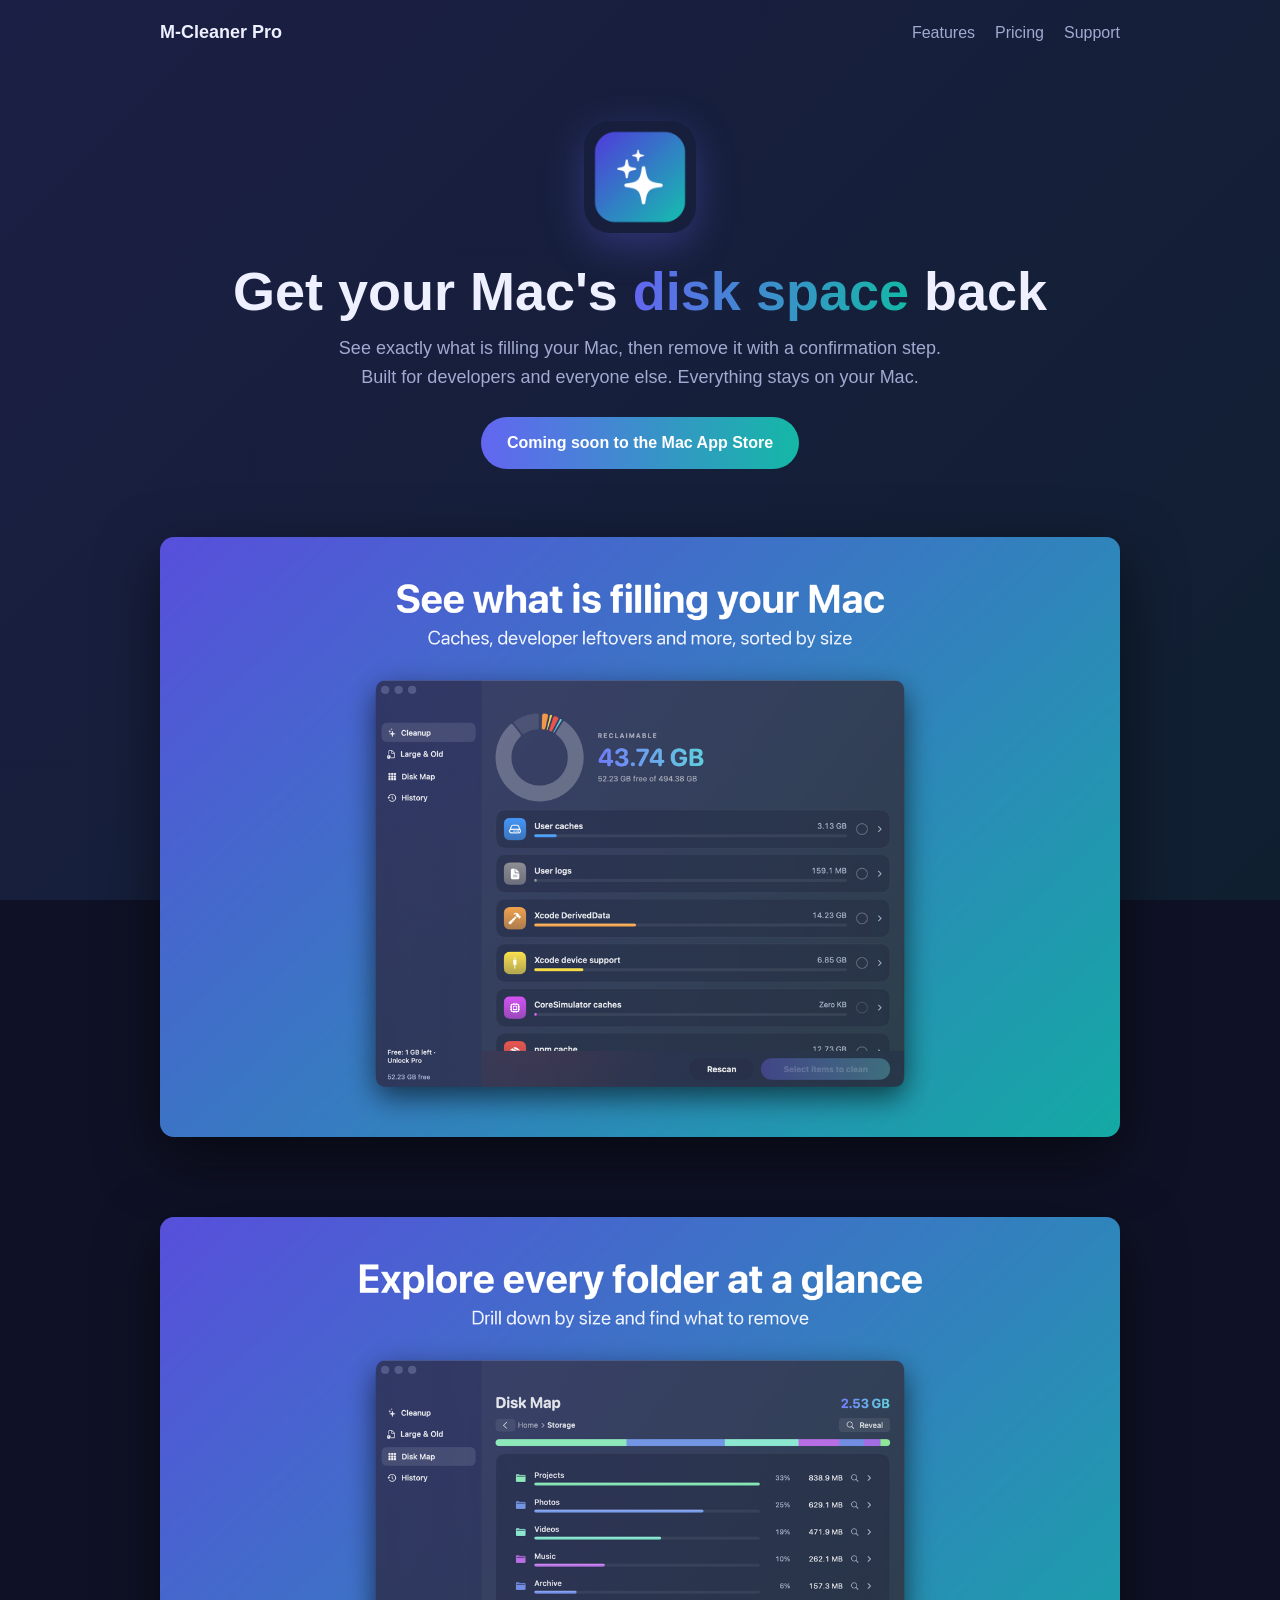
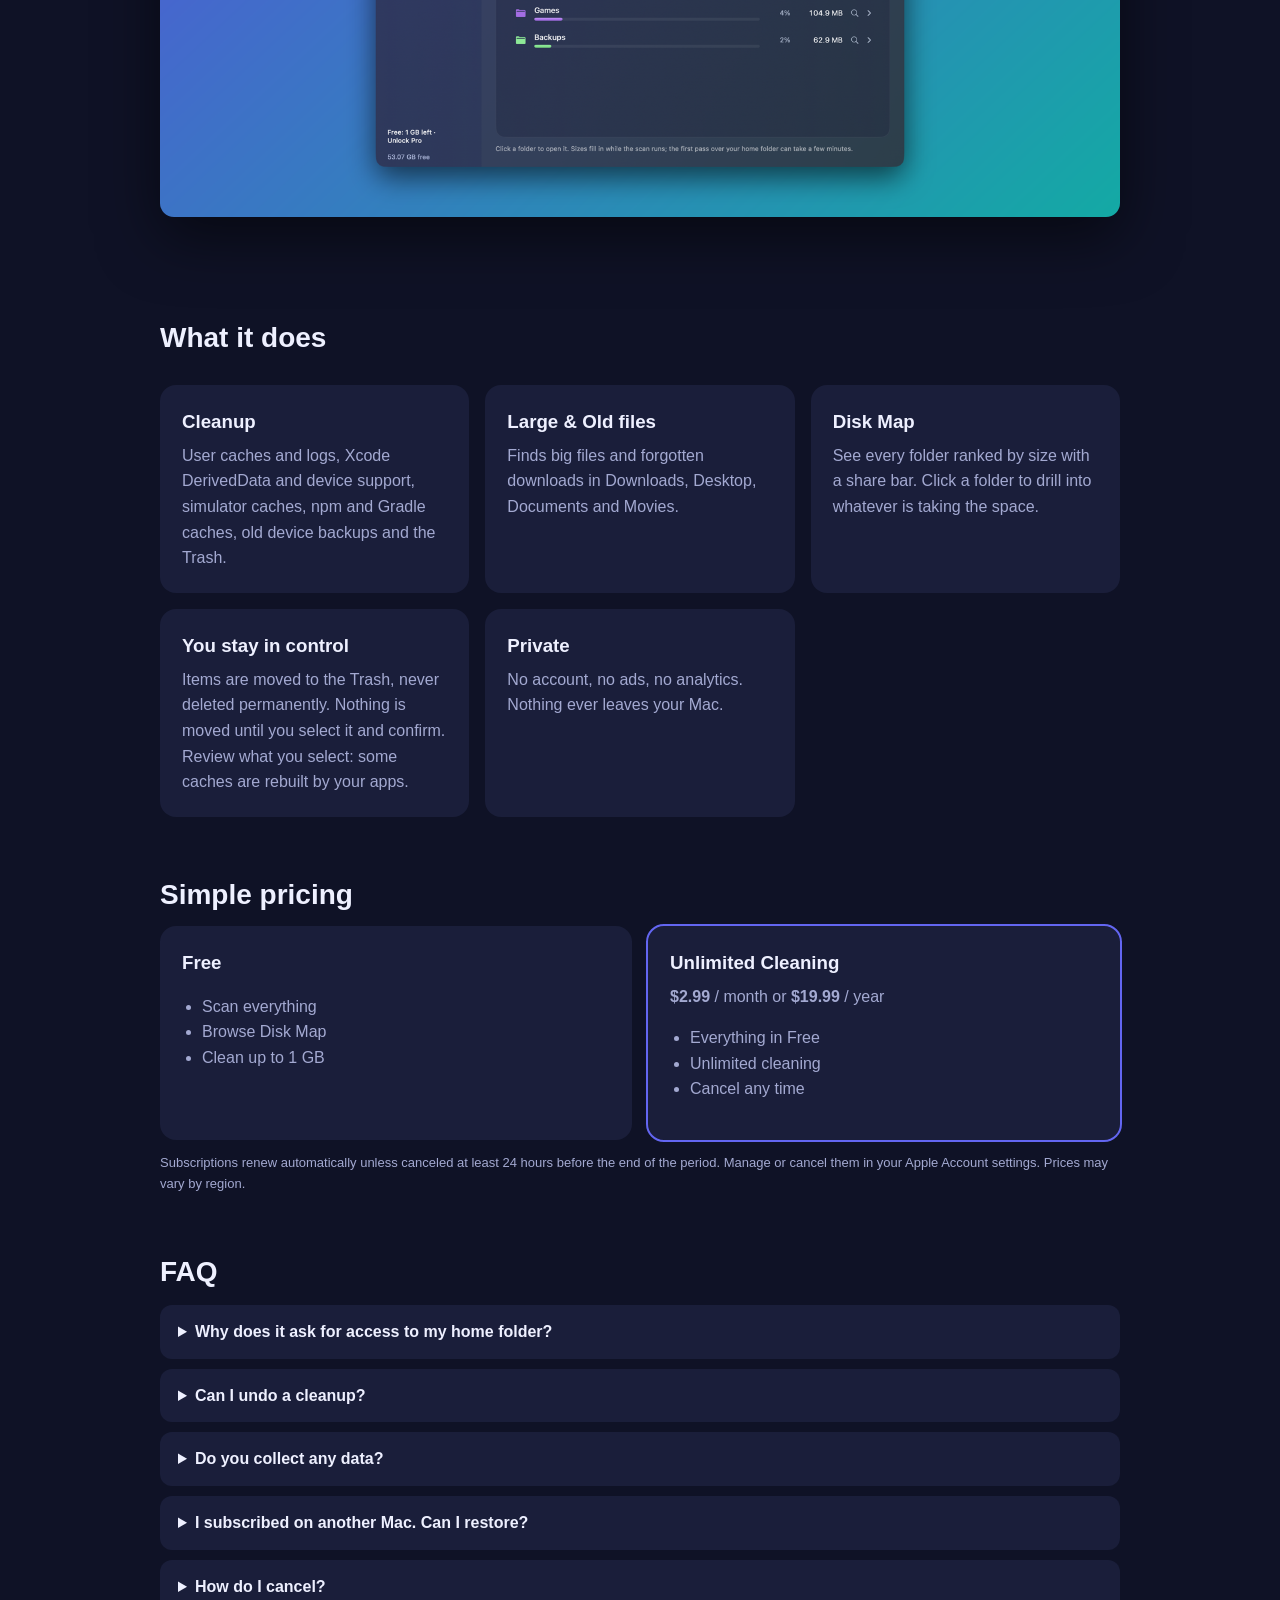
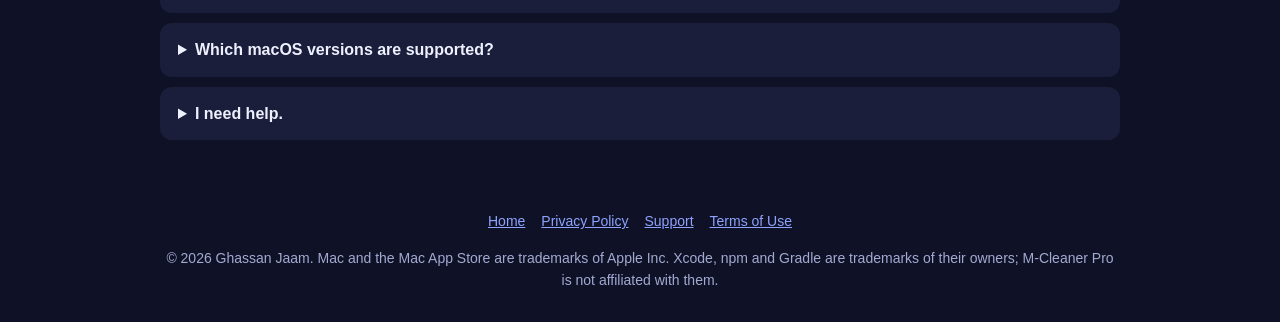
<file: index.html>
<!doctype html><html lang="en"><head><meta charset="utf-8"><meta name="viewport" content="width=device-width,initial-scale=1">
<title>M-Cleaner Pro: free up disk space on your Mac</title><meta name="description" content="Find and remove caches, developer leftovers, large files. Private, on-device. Free to scan; subscribe for unlimited cleaning."><link rel="icon" href="icon.png"><link rel="stylesheet" href="style.css"></head><body><div class="wrap">
<nav><b>M-Cleaner Pro</b><span><a href="index.html#features">Features</a><a href="index.html#pricing">Pricing</a><a href="support.html">Support</a></span></nav>
<section class="hero"><img class="icon" src="icon.png" alt="M-Cleaner Pro icon">
<h1>Get your Mac's <span class="grad">disk space</span> back</h1>
<p class="lead">See exactly what is filling your Mac, then remove it with a confirmation step. Built for developers and everyone else. Everything stays on your Mac.</p>
<a class="btn" href="#pricing">Coming soon to the Mac App Store</a></section>
<img class="shot" src="shot-cleanup.png" alt="M-Cleaner Pro cleanup screen showing reclaimable space by category">
<img class="shot" src="shot-diskmap.png" alt="M-Cleaner Pro Disk Map listing folders by size">
<h2 id="features">What it does</h2>
<div class="grid">
<div class="card"><h3>Cleanup</h3><p>User caches and logs, Xcode DerivedData and device support, simulator caches, npm and Gradle caches, old device backups and the Trash.</p></div>
<div class="card"><h3>Large &amp; Old files</h3><p>Finds big files and forgotten downloads in Downloads, Desktop, Documents and Movies.</p></div>
<div class="card"><h3>Disk Map</h3><p>See every folder ranked by size with a share bar. Click a folder to drill into whatever is taking the space.</p></div>
<div class="card"><h3>You stay in control</h3><p>Items are moved to the Trash, never deleted permanently. Nothing is moved until you select it and confirm. Review what you select: some caches are rebuilt by your apps.</p></div>
<div class="card"><h3>Private</h3><p>No account, no ads, no analytics. Nothing ever leaves your Mac.</p></div>
</div>
<h2 id="pricing">Simple pricing</h2>
<div class="price">
<div class="card"><h3>Free</h3><ul><li>Scan everything</li><li>Browse Disk Map</li><li>Clean up to 1 GB</li></ul></div>
<div class="card pro"><h3>Unlimited Cleaning</h3><p><b>$2.99</b> / month or <b>$19.99</b> / year</p><ul><li>Everything in Free</li><li>Unlimited cleaning</li><li>Cancel any time</li></ul></div>
</div>
<p style="color:var(--muted);font-size:13px">Subscriptions renew automatically unless canceled at least 24 hours before the end of the period. Manage or cancel them in your Apple Account settings. Prices may vary by region.</p>
<h2>FAQ</h2>
<details><summary>Why does it ask for access to my home folder?</summary><p>Apps from the Mac App Store run in a sandbox. You grant access once through a standard macOS panel, and the app can only reach what you allow.</p></details>
<details><summary>Can I undo a cleanup?</summary><p>Yes. Items are moved to the Trash, never deleted permanently by the app, so you can put them back until you empty the Trash. Review the list before you confirm.</p></details>
<details><summary>Do you collect any data?</summary><p>No. See the <a href="privacy.html">Privacy Policy</a>.</p></details>
<details><summary>I subscribed on another Mac. Can I restore?</summary><p>Yes. Use "Restore Purchases" in the unlock screen with the same Apple Account.</p></details>
<details><summary>How do I cancel?</summary><p>Open System Settings, click your name, then Media &amp; Purchases or Subscriptions, and cancel M-Cleaner Pro. You keep Pro until the period ends.</p></details>
<details><summary>Which macOS versions are supported?</summary><p>macOS 14 Sonoma or later, Apple silicon and Intel.</p></details>
<details><summary>I need help.</summary><p>Email <a href="mailto:gassanjaam@gmail.com">gassanjaam@gmail.com</a> or visit <a href="support.html">Support</a>.</p></details>
<footer><a href="index.html">Home</a><a href="privacy.html">Privacy Policy</a><a href="support.html">Support</a><a href="https://www.apple.com/legal/internet-services/itunes/dev/stdeula/">Terms of Use</a>
<p>© 2026 Ghassan Jaam. Mac and the Mac App Store are trademarks of Apple Inc. Xcode, npm and Gradle are trademarks of their owners; M-Cleaner Pro is not affiliated with them.</p></footer></div></body></html>
</file>
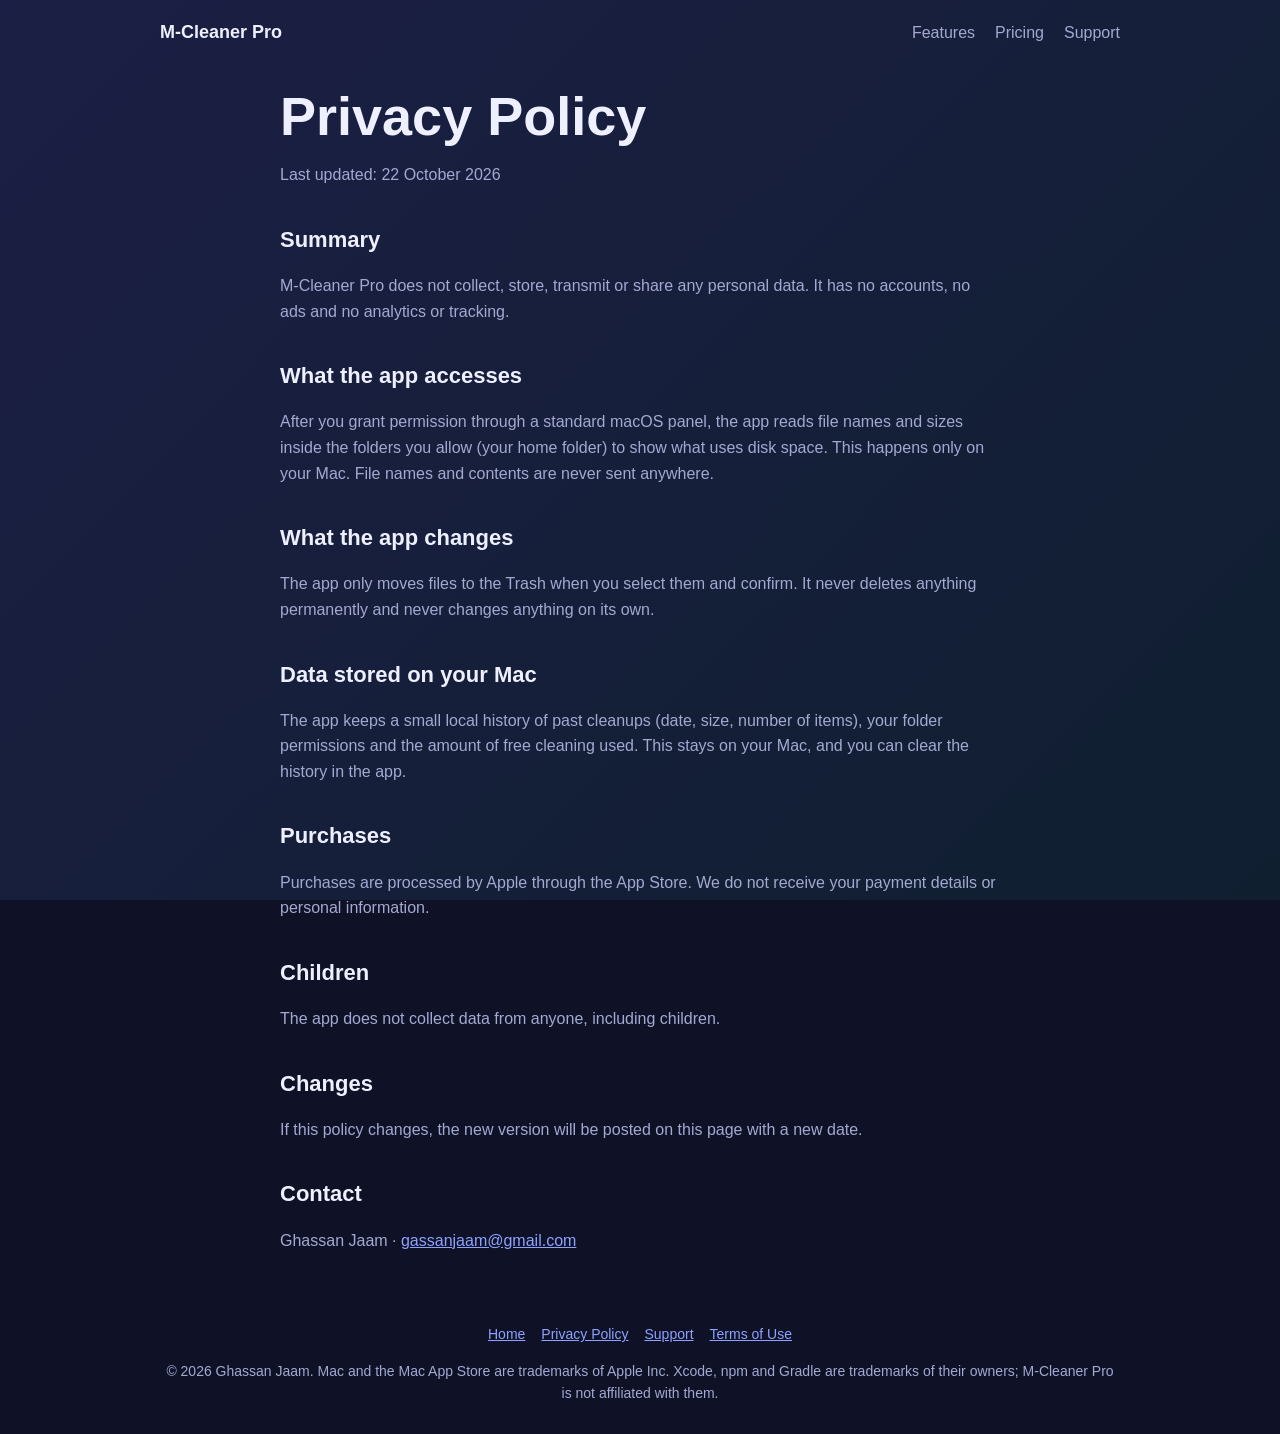
<file: privacy.html>
<!doctype html><html lang="en"><head><meta charset="utf-8"><meta name="viewport" content="width=device-width,initial-scale=1">
<title>Privacy Policy · M-Cleaner Pro</title><meta name="description" content="M-Cleaner Pro does not collect, store or share any personal data."><link rel="icon" href="icon.png"><link rel="stylesheet" href="style.css"></head><body><div class="wrap">
<nav><b>M-Cleaner Pro</b><span><a href="index.html#features">Features</a><a href="index.html#pricing">Pricing</a><a href="support.html">Support</a></span></nav>
<div class="doc"><h1>Privacy Policy</h1><p>Last updated: 22 October 2026</p>
<h2>Summary</h2><p>M-Cleaner Pro does not collect, store, transmit or share any personal data. It has no accounts, no ads and no analytics or tracking.</p>
<h2>What the app accesses</h2><p>After you grant permission through a standard macOS panel, the app reads file names and sizes inside the folders you allow (your home folder) to show what uses disk space. This happens only on your Mac. File names and contents are never sent anywhere.</p>
<h2>What the app changes</h2><p>The app only moves files to the Trash when you select them and confirm. It never deletes anything permanently and never changes anything on its own.</p>
<h2>Data stored on your Mac</h2><p>The app keeps a small local history of past cleanups (date, size, number of items), your folder permissions and the amount of free cleaning used. This stays on your Mac, and you can clear the history in the app.</p>
<h2>Purchases</h2><p>Purchases are processed by Apple through the App Store. We do not receive your payment details or personal information.</p>
<h2>Children</h2><p>The app does not collect data from anyone, including children.</p>
<h2>Changes</h2><p>If this policy changes, the new version will be posted on this page with a new date.</p>
<h2>Contact</h2><p>Ghassan Jaam · <a href="mailto:gassanjaam@gmail.com">gassanjaam@gmail.com</a></p></div>
<footer><a href="index.html">Home</a><a href="privacy.html">Privacy Policy</a><a href="support.html">Support</a><a href="https://www.apple.com/legal/internet-services/itunes/dev/stdeula/">Terms of Use</a>
<p>© 2026 Ghassan Jaam. Mac and the Mac App Store are trademarks of Apple Inc. Xcode, npm and Gradle are trademarks of their owners; M-Cleaner Pro is not affiliated with them.</p></footer></div></body></html>
</file>
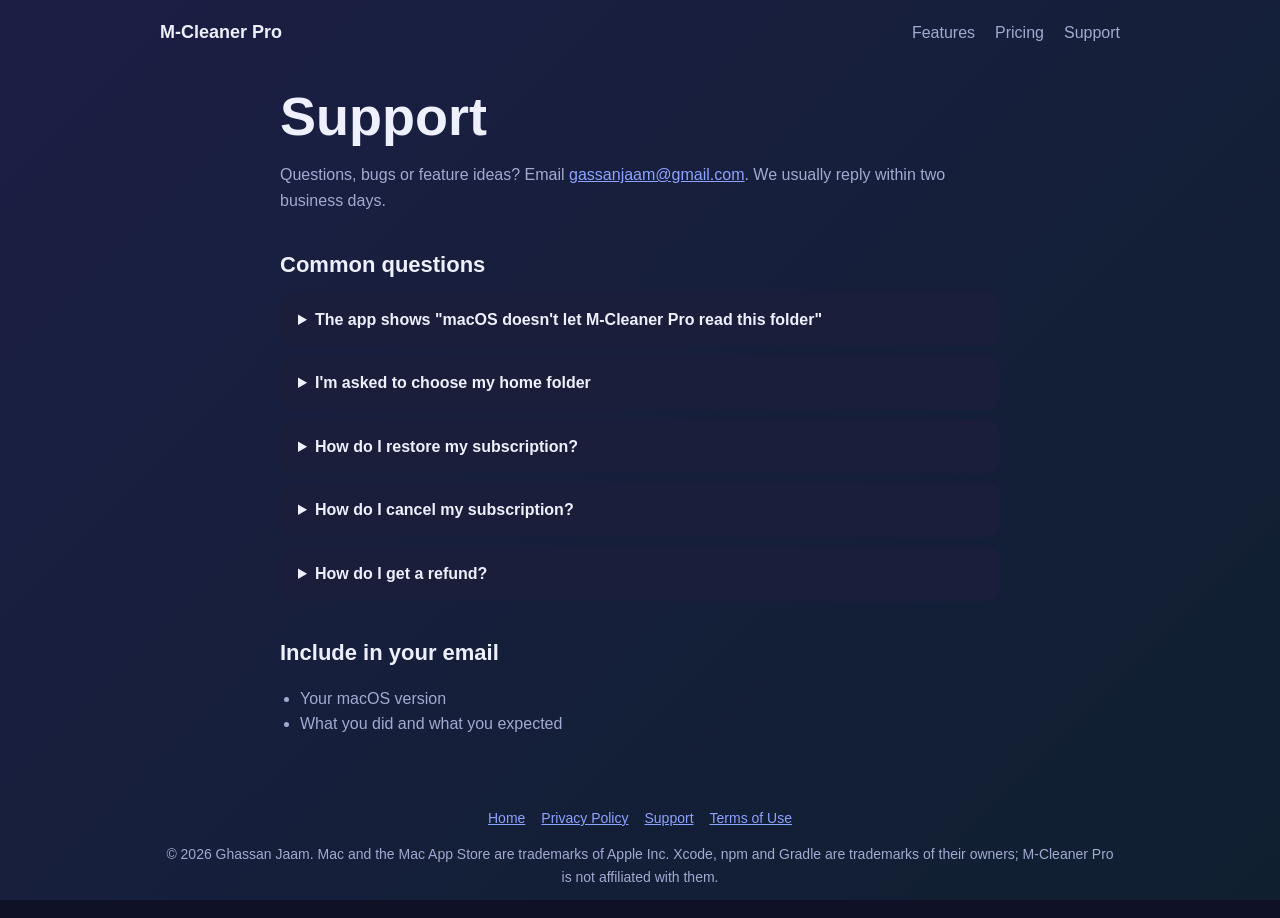
<file: support.html>
<!doctype html><html lang="en"><head><meta charset="utf-8"><meta name="viewport" content="width=device-width,initial-scale=1">
<title>Support · M-Cleaner Pro</title><meta name="description" content="Get help with M-Cleaner Pro."><link rel="icon" href="icon.png"><link rel="stylesheet" href="style.css"></head><body><div class="wrap">
<nav><b>M-Cleaner Pro</b><span><a href="index.html#features">Features</a><a href="index.html#pricing">Pricing</a><a href="support.html">Support</a></span></nav>
<div class="doc"><h1>Support</h1><p>Questions, bugs or feature ideas? Email <a href="mailto:gassanjaam@gmail.com">gassanjaam@gmail.com</a>. We usually reply within two business days.</p>
<h2>Common questions</h2>
<details><summary>The app shows "macOS doesn't let M-Cleaner Pro read this folder"</summary><p>macOS protects some folders (for example device backups). Open System Settings → Privacy &amp; Security and check the permissions for the app, or skip that item.</p></details>
<details><summary>I'm asked to choose my home folder</summary><p>This is a one-time macOS permission for sandboxed apps. Choose your home folder (the one with your user name) and click Grant Access.</p></details>
<details><summary>How do I restore my subscription?</summary><p>Click "Unlock Pro" in the sidebar, then "Restore Purchases". You must be signed in with the Apple Account that subscribed.</p></details>
<details><summary>How do I cancel my subscription?</summary><p>Open System Settings, click your name, then Subscriptions, and cancel M-Cleaner Pro. You can also use <a href="https://apps.apple.com/account/subscriptions">apps.apple.com/account/subscriptions</a>.</p></details>
<details><summary>How do I get a refund?</summary><p>Refunds are handled by Apple at <a href="https://reportaproblem.apple.com">reportaproblem.apple.com</a>.</p></details>
<h2>Include in your email</h2><ul><li>Your macOS version</li><li>What you did and what you expected</li></ul></div>
<footer><a href="index.html">Home</a><a href="privacy.html">Privacy Policy</a><a href="support.html">Support</a><a href="https://www.apple.com/legal/internet-services/itunes/dev/stdeula/">Terms of Use</a>
<p>© 2026 Ghassan Jaam. Mac and the Mac App Store are trademarks of Apple Inc. Xcode, npm and Gradle are trademarks of their owners; M-Cleaner Pro is not affiliated with them.</p></footer></div></body></html>
</file>
<file: style.css>
:root{--bg:#0f1226;--card:#1a1e3a;--text:#eef0ff;--muted:#a3a9d1;--a:#6366f1;--b:#14b8a6}
*{box-sizing:border-box}html{scroll-behavior:smooth}
body{margin:0;font:16px/1.6 -apple-system,BlinkMacSystemFont,"Segoe UI",Roboto,sans-serif;background:linear-gradient(135deg,#6366f126,#14b8a614) fixed,var(--bg);color:var(--text)}
a{color:#8ea2ff}.wrap{max-width:1000px;margin:0 auto;padding:0 20px}
nav{display:flex;justify-content:space-between;align-items:center;padding:18px 0}
nav b{font-size:18px}nav a{margin-left:20px;text-decoration:none;color:var(--muted)}
.hero{text-align:center;padding:56px 0 32px}
.hero img.icon{width:112px;height:112px;border-radius:26px;box-shadow:0 12px 40px #6366f155}
h1{font-size:clamp(32px,6vw,54px);line-height:1.1;margin:22px 0 12px}
.grad{background:linear-gradient(90deg,var(--a),var(--b));-webkit-background-clip:text;background-clip:text;color:transparent}
.lead{color:var(--muted);max-width:620px;margin:0 auto 26px;font-size:18px}
.btn{display:inline-block;padding:13px 26px;border-radius:99px;background:linear-gradient(90deg,var(--a),var(--b));color:#fff;font-weight:700;text-decoration:none}
.shot{width:100%;border-radius:14px;box-shadow:0 20px 60px #0008;margin:36px 0}
.grid{display:grid;grid-template-columns:repeat(auto-fit,minmax(230px,1fr));gap:16px;margin:24px 0}
.card{background:var(--card);border-radius:16px;padding:22px}.card h3{margin:0 0 6px}.card p{margin:0;color:var(--muted)}
h2{font-size:28px;margin:56px 0 8px}
.price{display:grid;grid-template-columns:repeat(auto-fit,minmax(260px,1fr));gap:16px}
.price .card.pro{outline:2px solid var(--a)}ul{padding-left:20px;color:var(--muted)}
details{background:var(--card);border-radius:12px;padding:14px 18px;margin:10px 0}summary{cursor:pointer;font-weight:600}
footer{margin:70px 0 30px;color:var(--muted);font-size:14px;text-align:center}footer a{margin:0 8px}
.doc{max-width:720px;margin:20px auto 60px}.doc h2{font-size:22px;margin-top:34px}.doc p,.doc li{color:var(--muted)}
</file>
